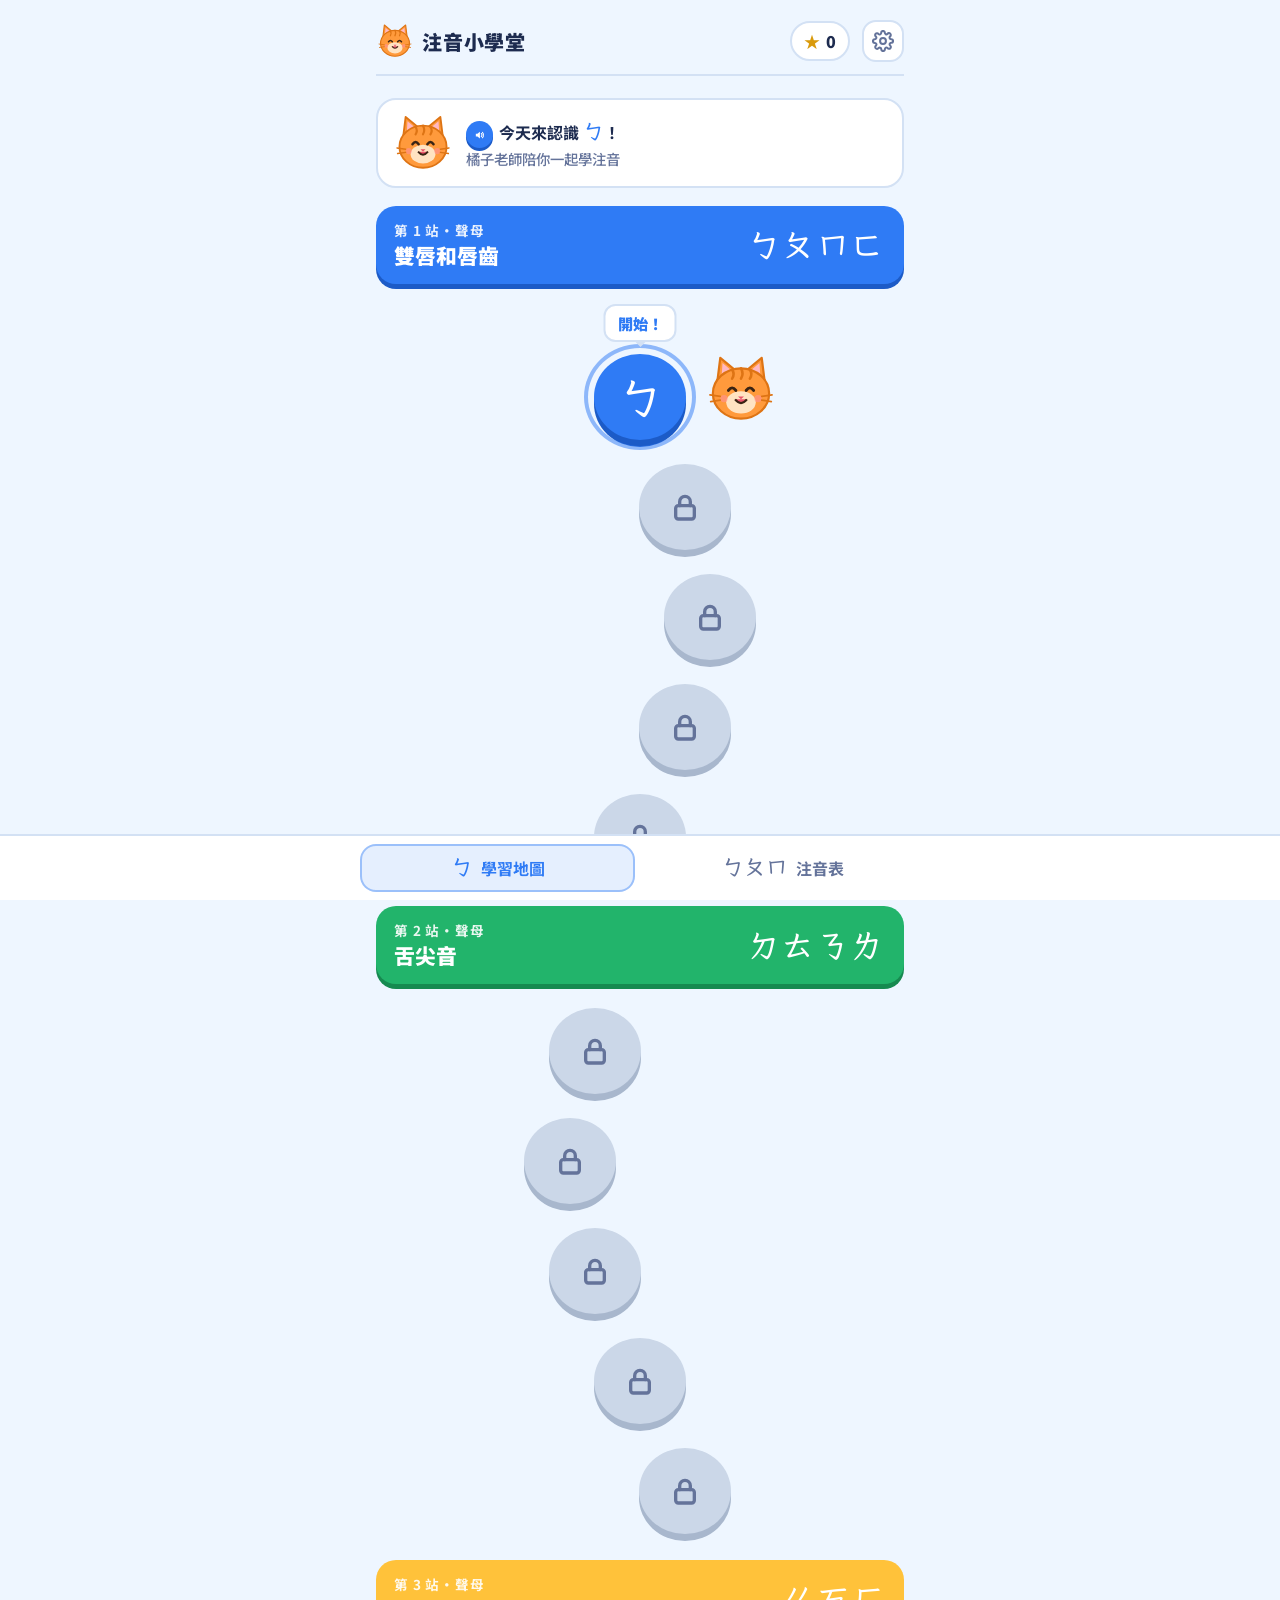
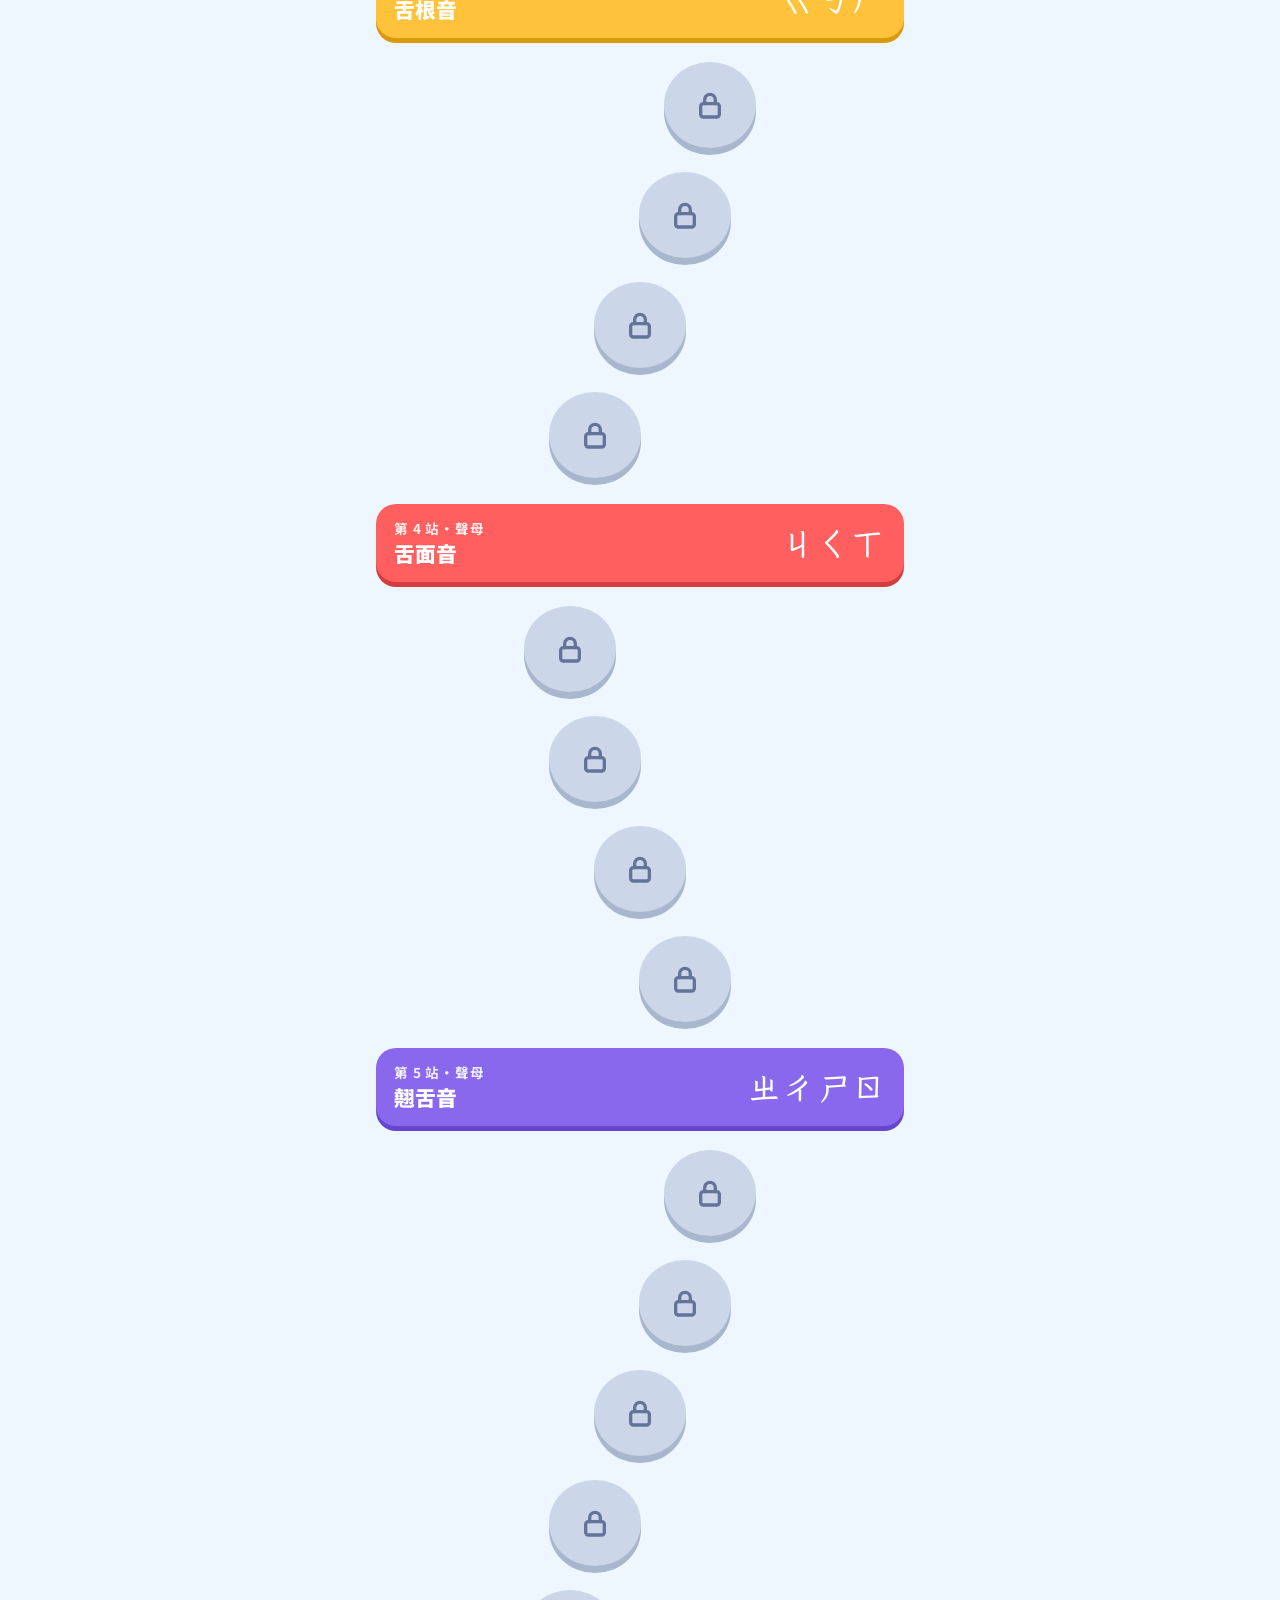
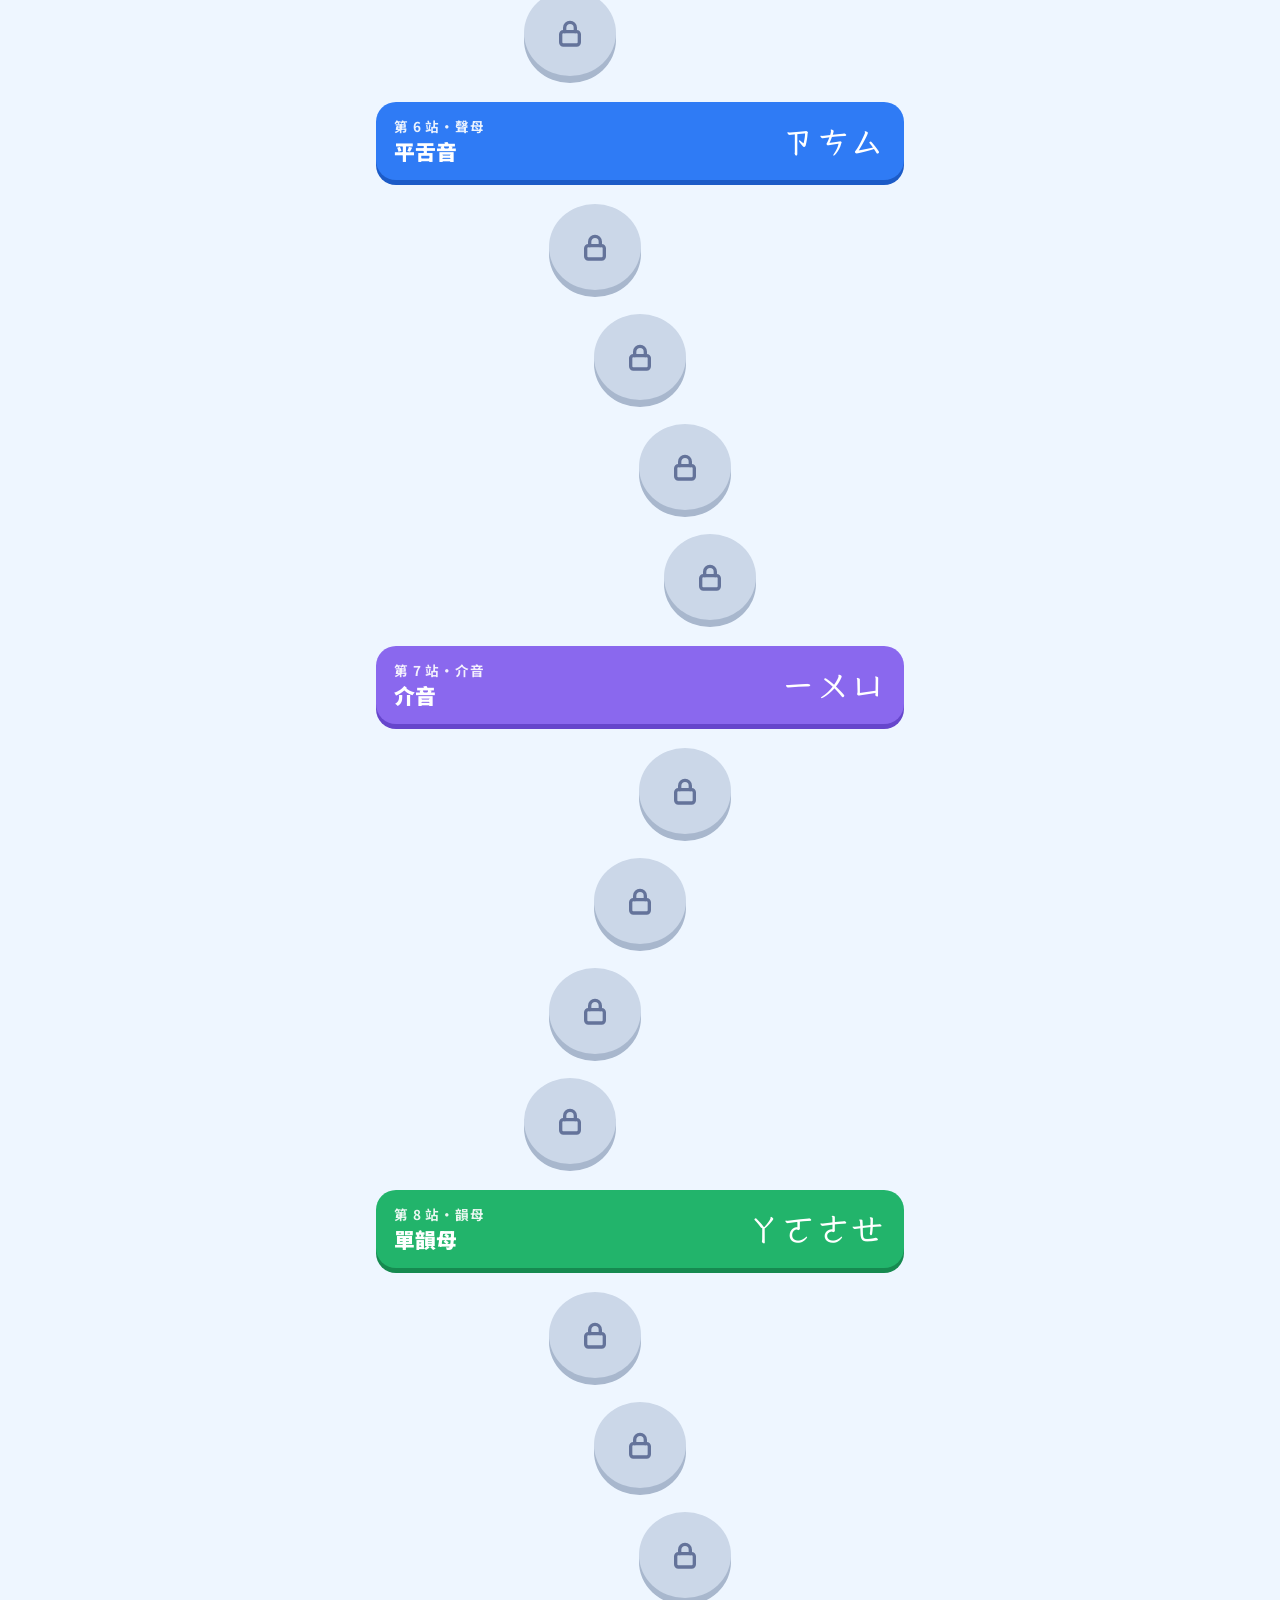
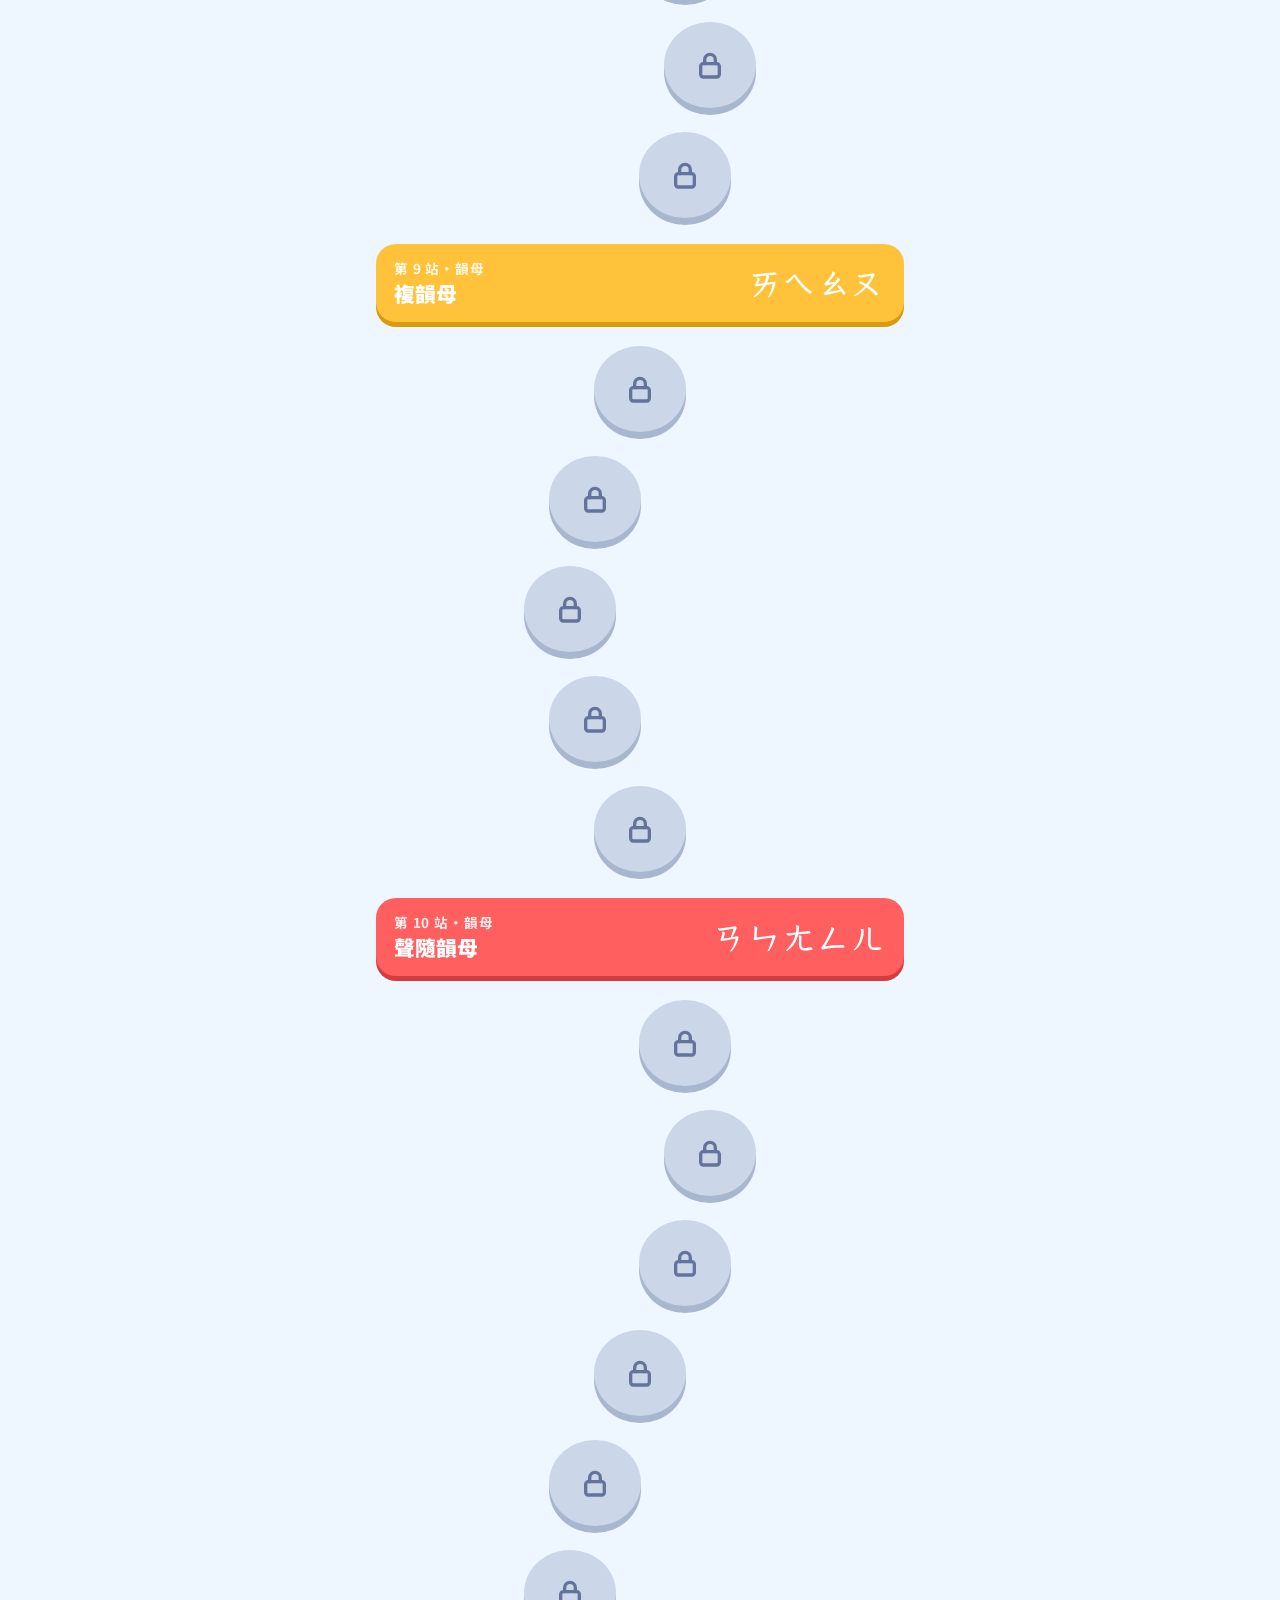
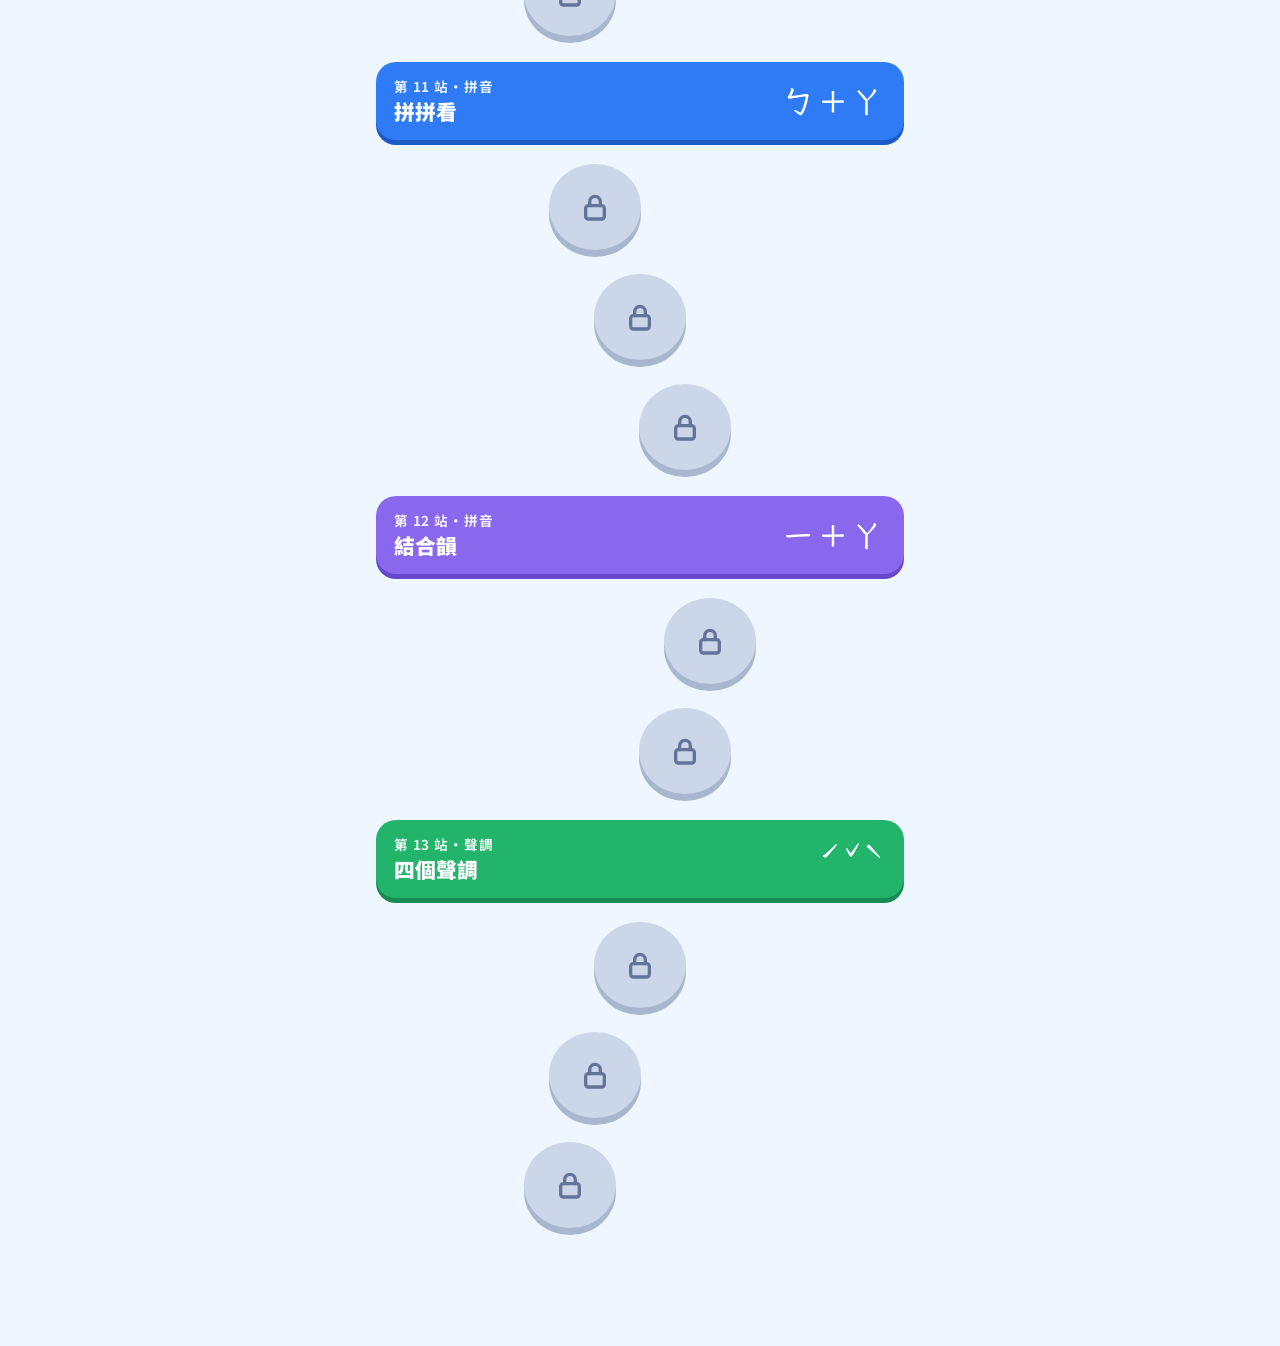
<file: index.html>
<!doctype html>
<html lang="zh-Hant-TW">
<meta charset="utf-8">
<meta name="viewport" content="width=device-width,initial-scale=1,viewport-fit=cover">
<title>注音小學堂</title>
<meta name="claude:viewport-fit-sides" content="cover">
<meta name="theme-color" content="#2F7BF5">
<meta name="apple-mobile-web-app-capable" content="yes">
<meta name="apple-mobile-web-app-title" content="注音小學堂">
<link rel="manifest" href="manifest.webmanifest">
<link rel="apple-touch-icon" href="icons/icon-180.png">
<link rel="preconnect" href="https://fonts.googleapis.com">
<link rel="preconnect" href="https://fonts.gstatic.com" crossorigin>
<link rel="stylesheet" href="https://fonts.googleapis.com/css2?family=LXGW+WenKai+TC:wght@400;700&family=Noto+Sans+TC:wght@500;700;900&display=swap">
<link rel="stylesheet" href="style.css">

<div class="shell" id="shell">
  <header class="top">
    <div class="brand"><svg viewBox="0 0 100 100" aria-hidden="true" class="cat-mini"></svg>注音小學堂</div>
    <div class="pill" title="得到的星星"><span class="st">★</span><span id="starCount">0</span></div>
    <button class="iconbtn" id="setBtn" aria-label="家長設定"><svg viewBox="0 0 24 24"><circle cx="12" cy="12" r="3.2"/><path d="M19.4 15a1.7 1.7 0 0 0 .3 1.8l.1.1a2 2 0 1 1-2.8 2.8l-.1-.1a1.7 1.7 0 0 0-1.8-.3 1.7 1.7 0 0 0-1 1.5V21a2 2 0 1 1-4 0v-.1a1.7 1.7 0 0 0-1.1-1.5 1.7 1.7 0 0 0-1.8.3l-.1.1a2 2 0 1 1-2.8-2.8l.1-.1a1.7 1.7 0 0 0 .3-1.8 1.7 1.7 0 0 0-1.5-1H3a2 2 0 1 1 0-4h.1a1.7 1.7 0 0 0 1.5-1.1 1.7 1.7 0 0 0-.3-1.8l-.1-.1a2 2 0 1 1 2.8-2.8l.1.1a1.7 1.7 0 0 0 1.8.3H9a1.7 1.7 0 0 0 1-1.5V3a2 2 0 1 1 4 0v.1a1.7 1.7 0 0 0 1 1.5 1.7 1.7 0 0 0 1.8-.3l.1-.1a2 2 0 1 1 2.8 2.8l-.1.1a1.7 1.7 0 0 0-.3 1.8V9a1.7 1.7 0 0 0 1.5 1H21a2 2 0 1 1 0 4h-.1a1.7 1.7 0 0 0-1.5 1z"/></svg></button>
  </header>
  <main id="main" role="tabpanel" aria-labelledby="tabPath" tabindex="0"></main>
</div>
<nav class="tabs"><div class="in" role="tablist" aria-label="學習內容">
  <button class="tab" role="tab" id="tabPath" aria-controls="main" aria-selected="true" tabindex="0"><span class="g" aria-hidden="true">ㄅ</span>學習地圖</button>
  <button class="tab" role="tab" id="tabChart" aria-controls="main" aria-selected="false" tabindex="-1"><span class="g" aria-hidden="true">ㄅㄆㄇ</span>注音表</button>
</div></nav>
<canvas id="confetti" hidden></canvas>

<script src="data.js"></script>
<script src="art.js"></script>
<script src="clips.js"></script>
<script src="app.js"></script>
</file>
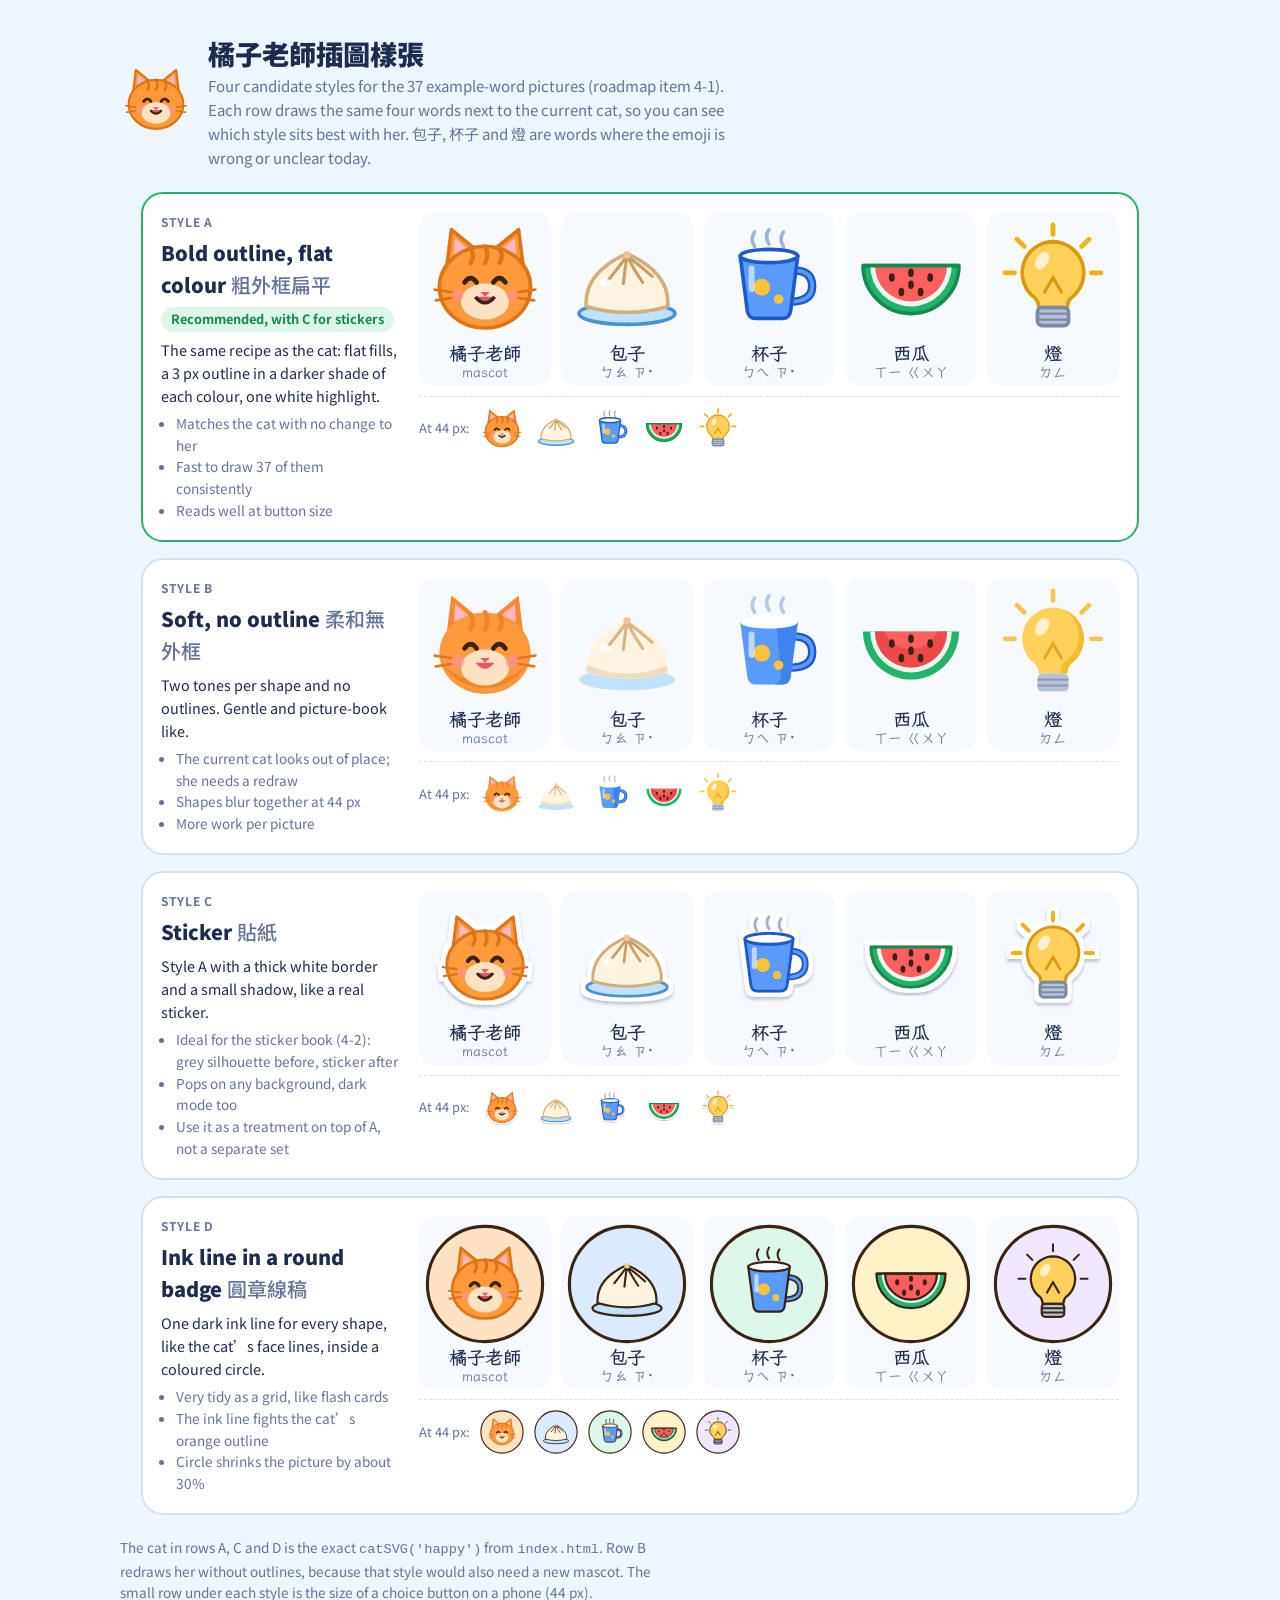
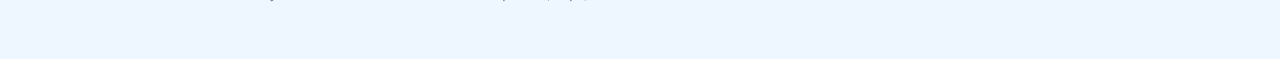
<file: samples/art-styles.html>
<!doctype html>
<html lang="zh-Hant-TW">
<meta charset="utf-8">
<meta name="viewport" content="width=device-width,initial-scale=1">
<title>橘子老師插圖樣張</title>
<meta name="claude:viewport-fit-sides" content="cover">
<link rel="stylesheet" href="https://fonts.googleapis.com/css2?family=LXGW+WenKai+TC:wght@400;700&family=Noto+Sans+TC:wght@400;500;700;900&display=swap">
<style>
/* Layout: one column of style "rows"; each row = label block + a strip of cat and four word pictures, then a small-size test. Tokens copied from index.html of the game. */
:root{
  --bg:#EEF6FF; --surface:#FFFFFF; --ink:#1D2B4F; --muted:#64739A; --line:#D3E1F4;
  --sky:#2F7BF5; --leaf:#22B46B; --sun:#FFC23A; --coral:#FF5F5F; --grape:#8A68EE;
  --cat:#FF9A3C; --cat-d:#DE7414; --cat-belly:#FFE3C2;
  --tile:#F6FAFF; --pick-bg:#DDF7E8; --pick-ink:#168A50;
  --f-ui:"Noto Sans TC","PingFang TC","Microsoft JhengHei",system-ui,sans-serif;
  --f-zy:"LXGW WenKai TC","BiauKai","Kaiti TC","STKaiti",serif;
}
@media (prefers-color-scheme: dark){:root:not([data-theme="light"]){
  --bg:#0E1830; --surface:#18264A; --ink:#EAF1FF; --muted:#9DADCF; --line:#2B3C68;
  --tile:#22345F; --pick-bg:#163D2C; --pick-ink:#7BE2AA; color-scheme:dark}}
:root[data-theme="dark"]{
  --bg:#0E1830; --surface:#18264A; --ink:#EAF1FF; --muted:#9DADCF; --line:#2B3C68;
  --tile:#22345F; --pick-bg:#163D2C; --pick-ink:#7BE2AA; color-scheme:dark}
*{box-sizing:border-box}
body{background:var(--bg);color:var(--ink);font-family:var(--f-ui);font-size:15px;line-height:1.6;
  padding-left:max(16px,env(safe-area-inset-left,0px));padding-right:max(16px,env(safe-area-inset-right,0px));padding-block:28px 48px}
.wrap{max-width:1040px;margin:0 auto;display:flex;flex-direction:column;gap:22px}
header{display:flex;gap:16px;align-items:center}
header svg{width:72px;height:72px;flex:none}
h1{font-size:1.7rem;font-weight:900;margin:0;text-wrap:balance;line-height:1.25}
.lede{margin:4px 0 0;color:var(--muted);max-width:68ch}
.row{background:var(--surface);border:2px solid var(--line);border-radius:22px;padding:18px;display:grid;grid-template-columns:240px 1fr;gap:18px}
.row.pick{border-color:var(--leaf)}
.meta{min-width:0;display:flex;flex-direction:column;gap:6px}
.tag{font-size:.75rem;font-weight:700;letter-spacing:.06em;text-transform:uppercase;color:var(--muted)}
.meta h2{margin:0;font-size:1.25rem;font-weight:900}
.meta p{margin:0;font-size:.9rem}
.meta ul{margin:0;padding-left:1.1em;font-size:.85rem;color:var(--muted)}
.badge{align-self:flex-start;background:var(--pick-bg);color:var(--pick-ink);font-weight:700;font-size:.8rem;padding:2px 10px;border-radius:99px}
.strip{min-width:0;display:grid;grid-template-columns:repeat(5,1fr);gap:10px;align-content:start}
.cell{background:var(--tile);border-radius:16px;padding:8px 6px 6px;display:flex;flex-direction:column;align-items:center;gap:2px}
.cell svg{width:100%;max-width:120px;aspect-ratio:1;height:auto}
.cell b{font-family:var(--f-zy);font-size:1.15rem;font-weight:700;line-height:1.2}
.cell small{font-family:var(--f-zy);color:var(--muted);font-size:.85rem;line-height:1}
.mini{grid-column:1/-1;display:flex;align-items:center;gap:10px;flex-wrap:wrap;font-size:.8rem;color:var(--muted);border-top:1px dashed var(--line);padding-top:10px}
.mini svg{width:44px;height:44px}
footer{color:var(--muted);font-size:.85rem;max-width:70ch}
@media (max-width:760px){.row{grid-template-columns:1fr}.strip{grid-template-columns:repeat(3,1fr)}}
</style>

<div class="wrap">
  <header>
    <span id="heroCat"></span>
    <div>
      <h1>橘子老師插圖樣張</h1>
      <p class="lede">Four candidate styles for the 37 example-word pictures (roadmap item 4-1). Each row draws the same four words next to the current cat, so you can see which style sits best with her. 包子, 杯子 and 燈 are words where the emoji is wrong or unclear today.</p>
    </div>
  </header>
  <div id="rows" class="wrap" style="gap:16px"></div>
  <footer>The cat in rows A, C and D is the exact <code>catSVG('happy')</code> from <code>index.html</code>. Row B redraws her without outlines, because that style would also need a new mascot. The small row under each style is the size of a choice button on a phone (44&nbsp;px).</footer>
</div>

<script>
/* ---------- the current mascot, copied from index.html ---------- */
function catSVG(extra=''){return `<svg viewBox="0 0 100 100" aria-hidden="true">${extra}
 <path d="M18 40L22 8L44 26Z" fill="var(--cat)" stroke="var(--cat-d)" stroke-width="3" stroke-linejoin="round"/>
 <path d="M82 40L78 8L56 26Z" fill="var(--cat)" stroke="var(--cat-d)" stroke-width="3" stroke-linejoin="round"/>
 <path d="M24 30L25 15L37 25Z" fill="#FFB8C2"/><path d="M76 30L75 15L63 25Z" fill="#FFB8C2"/>
 <ellipse cx="50" cy="56" rx="38" ry="34" fill="var(--cat)" stroke="var(--cat-d)" stroke-width="3"/>
 <path d="M38 24q4 6 0 12M50 22q4 7 0 14M62 24q4 6 0 12" stroke="var(--cat-d)" stroke-width="3.5" fill="none" stroke-linecap="round"/>
 <ellipse cx="50" cy="68" rx="20" ry="15" fill="var(--cat-belly)"/>
 <path d="M33 52q5-7 10 0M57 52q5-7 10 0" stroke="#3A2414" stroke-width="4" fill="none" stroke-linecap="round"/>
 <path d="M46 60h8l-4 4z" fill="#E9546B"/><path d="M42 64q8 10 16 0" fill="#E9546B" stroke="#3A2414" stroke-width="3" stroke-linejoin="round"/>
 <circle cx="27" cy="63" r="5" fill="#FF8FA0" opacity=".55"/><circle cx="73" cy="63" r="5" fill="#FF8FA0" opacity=".55"/>
 <path d="M8 58l14 2M9 67l13-2M92 58l-14 2M91 67l-13-2" stroke="var(--cat-d)" stroke-width="2.2" stroke-linecap="round"/></svg>`}

/* soft cat for style B: same shapes, no outline, two-tone shading */
function softCat(){return `<svg viewBox="0 0 100 100" aria-hidden="true">
 <path d="M18 40L22 8L44 26Z" fill="#F98A2B"/><path d="M82 40L78 8L56 26Z" fill="#F98A2B"/>
 <path d="M24 30L25 15L37 25Z" fill="#FFB8C2"/><path d="M76 30L75 15L63 25Z" fill="#FFB8C2"/>
 <ellipse cx="50" cy="56" rx="38" ry="34" fill="#FF9A3C"/>
 <path d="M14 62a38 34 0 0 0 72 0a38 26 0 0 1-72 0z" fill="#F0842A"/>
 <path d="M38 24q4 6 0 12M50 22q4 7 0 14M62 24q4 6 0 12" stroke="#F0842A" stroke-width="4" fill="none" stroke-linecap="round"/>
 <ellipse cx="50" cy="68" rx="20" ry="15" fill="#FFE3C2"/>
 <path d="M33 52q5-7 10 0M57 52q5-7 10 0" stroke="#3A2414" stroke-width="4" fill="none" stroke-linecap="round"/>
 <path d="M46 60h8l-4 4z" fill="#E9546B"/><path d="M42 64q8 10 16 0z" fill="#E9546B"/>
 <circle cx="27" cy="63" r="6" fill="#FF8FA0" opacity=".6"/><circle cx="73" cy="63" r="6" fill="#FF8FA0" opacity=".6"/>
 <path d="M8 58l14 2M9 67l13-2M92 58l-14 2M91 67l-13-2" stroke="#E07A22" stroke-width="2.2" stroke-linecap="round"/></svg>`}

/* ---------- word pictures, drawn once and styled per row ----------
   o(c)  = outline attrs for a filled shape whose dark tone is c
   l(c,w)= detail line attrs
   sh(s) = extra shading shape, only drawn in the soft style */
const STY={
  A:{o:c=>`stroke="${c}" stroke-width="3" stroke-linejoin="round"`, l:(c,w=3)=>`stroke="${c}" stroke-width="${w}" fill="none" stroke-linecap="round"`, sh:()=>''},
  B:{o:()=>`stroke="none"`, l:(c,w=3)=>`stroke="${c}" stroke-width="${w}" fill="none" stroke-linecap="round" opacity=".7"`, sh:s=>s},
  D:{o:()=>`stroke="#3A2414" stroke-width="2.6" stroke-linejoin="round"`, l:(c,w=3)=>`stroke="#3A2414" stroke-width="2.4" fill="none" stroke-linecap="round"`, sh:()=>''},
};
STY.C=STY.A;
const ITEMS=[
 {w:'包子',z:'ㄅㄠ ㄗ˙',draw:s=>`
  <ellipse cx="50" cy="78" rx="40" ry="9" fill="#BFE3FF" ${s.o('#4B8FD6')}/>
  <path d="M16 72Q14 44 50 28Q86 44 84 72Q50 82 16 72Z" fill="#FFF4E0" ${s.o('#D2AE7C')}/>
  ${s.sh('<path d="M17 66Q50 80 83 66Q84 70 84 72Q50 82 16 72Q16 69 17 66Z" fill="#F1DDBD"/>')}
  <path d="M50 30q-9 12-17 22M50 30q-2 13-3 23M50 30q6 12 13 22M50 30q11 8 21 17" ${s.l('#C99D63',2.6)}/>
  <circle cx="50" cy="29" r="3.2" fill="#E9C99A"/>
  <ellipse cx="32" cy="52" rx="5" ry="3" fill="#fff" opacity=".85"/>`},
 {w:'杯子',z:'ㄅㄟ ㄗ˙',draw:s=>`
  <path d="M38 22q-4-6 0-12M50 20q-4-6 0-12M62 22q-4-6 0-12" ${s.l('#9DB5D6',3)}/>
  <path d="M70 42q16 0 16 13q0 13-18 13" fill="none" stroke-width="7" stroke-linecap="round" stroke="${s===STY.D?'#3A2414':'#1C5BC7'}"/>
  <path d="M70 42q16 0 16 13q0 13-18 13" fill="none" stroke-width="3" stroke-linecap="round" stroke="#5A9BFF"/>
  <path d="M26 30h48l-6 46q-1 6-7 6H39q-6 0-7-6Z" fill="#5A9BFF" ${s.o('#1C5BC7')}/>
  ${s.sh('<path d="M56 30h18l-6 46q-1 6-7 6h-6q5-2 5-8Z" fill="#3F84EE"/>')}
  <ellipse cx="50" cy="30" rx="24" ry="5.5" fill="#FFFFFF" ${s.o('#1C5BC7')}/>
  <circle cx="44" cy="56" r="7" fill="#FFC23A"/><circle cx="58" cy="66" r="4" fill="#FFC23A"/>
  <rect x="33" y="38" width="5" height="22" rx="2.5" fill="#fff" opacity=".6"/>`},
 {w:'西瓜',z:'ㄒㄧ ㄍㄨㄚ',draw:s=>`
  <path d="M10 38A40 40 0 0 0 90 38Z" fill="#22B46B" ${s.o('#168A50')}/>
  <path d="M16 38A34 34 0 0 0 84 38Z" fill="#E9F9EE"/>
  <path d="M20 38A30 30 0 0 0 80 38Z" fill="#FF5F5F" ${s===STY.D?s.o():''}/>
  ${s.sh('<path d="M20 38A30 30 0 0 0 80 38h-8A24 24 0 0 1 28 38Z" fill="#EC4A4A"/>')}
  ${[[34,48],[50,54],[66,48],[42,60],[58,60],[50,44]].map(([x,y])=>`<ellipse cx="${x}" cy="${y}" rx="2.4" ry="3.6" fill="#3A2414"/>`).join('')}
  <path d="M10 38h80" ${s===STY.B?'stroke="none"':s.o('#168A50')}/>`},
 {w:'燈',z:'ㄉㄥ',draw:s=>`
  <path d="M50 4v8M20 16l6 6M80 16l-6 6M10 44h8M90 44h-8" ${s.l('#F2B20F',4)}/>
  <path d="M50 18a26 26 0 0 0-15 47q3 3 3 8h24q0-5 3-8a26 26 0 0 0-15-47Z" fill="#FFD15A" ${s.o('#D99A0B')}/>
  ${s.sh('<path d="M60 20a26 26 0 0 1 5 45q-3 3-3 8h-6q0-6 4-10a26 26 0 0 0 0-43Z" fill="#F5BC2C"/>')}
  <path d="M43 60l7-12l7 12" ${s.l('#D99A0B',2.6)}/>
  <rect x="37" y="73" width="26" height="15" rx="4" fill="#B7C3D6" ${s.o('#7A8AA6')}/>
  <path d="M38 78h24M38 83h24" ${s.l('#7A8AA6',2)}/>
  <ellipse cx="41" cy="34" rx="5" ry="8" fill="#fff" opacity=".7" transform="rotate(30 41 34)"/>`},
];
const svgWrap=(inner,defs='',g='')=>`<svg viewBox="0 0 100 100" aria-hidden="true">${defs}<g ${g}>${inner}</g></svg>`;
let fid=0;
function sticker(inner){const id='st'+(fid++);return svgWrap(inner,
 `<defs><filter id="${id}" x="-20%" y="-20%" width="140%" height="140%"><feMorphology in="SourceAlpha" operator="dilate" radius="4" result="d"/><feFlood flood-color="#fff"/><feComposite in2="d" operator="in" result="w"/><feDropShadow in="w" dx="0" dy="2.5" stdDeviation="1.6" flood-color="#1D2B4F" flood-opacity=".28" result="ws"/><feMerge><feMergeNode in="ws"/><feMergeNode in="SourceGraphic"/></feMerge></filter></defs>`,
 `filter="url(#${id})" transform="translate(8 8) scale(.84)"`)}
function badge(inner,c){return svgWrap(`<circle cx="50" cy="50" r="48" fill="${c}"/><circle cx="50" cy="50" r="48" fill="none" stroke="#3A2414" stroke-width="2.6"/><g transform="translate(14 14) scale(.72)">${inner}</g>`)}
const BADGE=['#FFE3C2','#DCEBFF','#DDF7E8','#FFF2C7','#EFE8FF'];
const catInner=()=>catSVG().replace(/^<svg[^>]*>/,'').replace(/<\/svg>$/,'');
function render(key,i){ // i = -1 for cat
  const s=STY[key];
  if(i<0){
    if(key==='B')return softCat();
    if(key==='C')return sticker(catInner());
    if(key==='D')return badge(catInner(),BADGE[0]);
    return catSVG();
  }
  const inner=ITEMS[i].draw(s);
  if(key==='C')return sticker(inner);
  if(key==='D')return badge(inner,BADGE[i+1]);
  return svgWrap(inner);
}
const ROWS=[
 {k:'A',pick:true,name:'Bold outline, flat colour',zh:'粗外框扁平',
  p:'The same recipe as the cat: flat fills, a 3 px outline in a darker shade of each colour, one white highlight.',
  pros:['Matches the cat with no change to her','Fast to draw 37 of them consistently','Reads well at button size']},
 {k:'B',name:'Soft, no outline',zh:'柔和無外框',
  p:'Two tones per shape and no outlines. Gentle and picture-book like.',
  pros:['The current cat looks out of place; she needs a redraw','Shapes blur together at 44 px','More work per picture']},
 {k:'C',name:'Sticker',zh:'貼紙',
  p:'Style A with a thick white border and a small shadow, like a real sticker.',
  pros:['Ideal for the sticker book (4-2): grey silhouette before, sticker after','Pops on any background, dark mode too','Use it as a treatment on top of A, not a separate set']},
 {k:'D',name:'Ink line in a round badge',zh:'圓章線稿',
  p:'One dark ink line for every shape, like the cat’s face lines, inside a coloured circle.',
  pros:['Very tidy as a grid, like flash cards','The ink line fights the cat’s orange outline','Circle shrinks the picture by about 30%']},
];
document.getElementById('heroCat').innerHTML=catSVG();
document.getElementById('rows').innerHTML=ROWS.map(r=>`
 <section class="row${r.pick?' pick':''}" aria-label="Style ${r.k}">
  <div class="meta">
   <span class="tag">Style ${r.k}</span>
   <h2>${r.name} <span style="font-weight:500;color:var(--muted)">${r.zh}</span></h2>
   ${r.pick?'<span class="badge">Recommended, with C for stickers</span>':''}
   <p>${r.p}</p>
   <ul>${r.pros.map(x=>`<li>${x}</li>`).join('')}</ul>
  </div>
  <div class="strip">
   <div class="cell">${render(r.k,-1)}<b>橘子老師</b><small>mascot</small></div>
   ${ITEMS.map((it,i)=>`<div class="cell">${render(r.k,i)}<b>${it.w}</b><small>${it.z}</small></div>`).join('')}
   <div class="mini">At 44 px: ${[-1,0,1,2,3].map(i=>render(r.k,i)).join('')}</div>
  </div>
 </section>`).join('');
</script>
</file>
<file: style.css>
/* Layout: one centered phone-width column. Path map + symbol chart as tabs; lessons open as a full-screen layer. */
:root{
  --bg:#EEF6FF; --surface:#FFFFFF; --ink:#1D2B4F; --muted:#64739A; --line:#D3E1F4;
  --sky:#2F7BF5; --sky-d:#1C5BC7; --leaf:#22B46B; --leaf-d:#168A50;
  --sun:#FFC23A; --sun-d:#D99A0B; --coral:#FF5F5F; --coral-d:#D43D3D;
  --grape:#8A68EE; --grape-d:#6646CC; --lock:#CBD7E8; --lock-d:#A8B7CD;
  --guide:#B9D2F2; --ink-stroke:#1D2B4F; --cat:#FF9A3C; --cat-d:#DE7414; --cat-belly:#FFE3C2;
  --ok-bg:#DDF7E8; --no-bg:#FFE3E3; --on-color:#FFFFFF;
  --f-ui:"Noto Sans TC","PingFang TC","Microsoft JhengHei",system-ui,sans-serif;
  --f-zy:"LXGW WenKai TC","BiauKai","DFKai-SB","Kaiti TC","STKaiti",serif;
}
@media (prefers-color-scheme: dark){:root:not([data-theme="light"]){
  --bg:#0E1830; --surface:#18264A; --ink:#EAF1FF; --muted:#9DADCF; --line:#2B3C68;
  --sky:#5A9BFF; --sky-d:#336FD0; --leaf:#38CC82; --leaf-d:#1F9659; --sun:#FFD15A; --sun-d:#C9970F;
  --coral:#FF7676; --coral-d:#C94646; --grape:#A287FF; --grape-d:#7558D8; --lock:#34456F; --lock-d:#243358;
  --guide:#3E5A94; --ink-stroke:#FFE7A8; --cat-belly:#FFE3C2; --ok-bg:#163D2C; --no-bg:#4A1F27; color-scheme:dark}}
:root[data-theme="dark"]{
  --bg:#0E1830; --surface:#18264A; --ink:#EAF1FF; --muted:#9DADCF; --line:#2B3C68;
  --sky:#5A9BFF; --sky-d:#336FD0; --leaf:#38CC82; --leaf-d:#1F9659; --sun:#FFD15A; --sun-d:#C9970F;
  --coral:#FF7676; --coral-d:#C94646; --grape:#A287FF; --grape-d:#7558D8; --lock:#34456F; --lock-d:#243358;
  --guide:#3E5A94; --ink-stroke:#FFE7A8; --cat-belly:#FFE3C2; --ok-bg:#163D2C; --no-bg:#4A1F27; color-scheme:dark}

*,*::before,*::after{box-sizing:border-box}
html,body{height:100%}
body{background:var(--bg);color:var(--ink);font-family:var(--f-ui);font-size:16px;-webkit-tap-highlight-color:transparent;overscroll-behavior:none}
button{font:inherit;color:inherit;cursor:pointer;border:0;background:none}
button:focus-visible{outline:3px solid var(--sky);outline-offset:3px}
.zy{font-family:var(--f-zy)}

/* ---------- shell ---------- */
.shell{max-width:560px;margin:0 auto;min-height:100%;display:flex;flex-direction:column;
  padding-left:max(16px,env(safe-area-inset-left,0px));padding-right:max(16px,env(safe-area-inset-right,0px))}
.top{position:sticky;top:env(safe-area-inset-top,0px);z-index:5;background:var(--bg);display:flex;align-items:center;gap:12px;padding-block:12px;border-bottom:2px solid var(--line)}
body::before{content:"";position:fixed;inset:0 0 auto;height:env(safe-area-inset-top,0px);z-index:10;background:var(--bg)}
.brand{display:flex;align-items:center;gap:8px;font-weight:900;font-size:1.25rem;letter-spacing:.04em;margin-right:auto}
.brand svg{width:38px;height:38px}
.pill{display:flex;align-items:center;gap:6px;font-weight:900;padding:6px 12px;border-radius:999px;background:var(--surface);border:2px solid var(--line);font-variant-numeric:tabular-nums}
.pill .st{color:var(--sun-d)}
.iconbtn{width:42px;height:42px;border-radius:14px;display:grid;place-items:center;background:var(--surface);border:2px solid var(--line)}
.iconbtn svg{width:22px;height:22px;stroke:var(--muted);fill:none;stroke-width:2.2;stroke-linecap:round;stroke-linejoin:round}
main{flex:1;padding-block:8px 110px}
.tabs{position:fixed;left:0;right:0;bottom:0;z-index:6;background:var(--surface);border-top:2px solid var(--line);
  padding-bottom:env(safe-area-inset-bottom,0px);padding-left:max(16px,env(safe-area-inset-left,0px));padding-right:max(16px,env(safe-area-inset-right,0px))}
.tabs .in{max-width:560px;margin:0 auto;display:flex;gap:10px;padding-block:8px}
.tab{flex:1;display:flex;align-items:center;justify-content:center;gap:8px;padding:10px;border-radius:16px;font-weight:700;color:var(--muted);border:2px solid transparent}
.tab[aria-selected="true"]{color:var(--sky);background:color-mix(in srgb,var(--sky) 12%,transparent);border-color:color-mix(in srgb,var(--sky) 40%,transparent)}
.tab .g{font-family:var(--f-zy);font-size:1.35rem;line-height:1}

/* ---------- path ---------- */
.unit{margin-top:18px}
.unit-head{border-radius:20px;padding:14px 18px;color:var(--on-color);background:var(--c);box-shadow:0 5px 0 var(--cd);display:flex;align-items:center;gap:12px}
.unit-head .t{min-width:0}
.unit-head small{display:block;font-weight:700;opacity:.9;font-size:.85rem;letter-spacing:.06em}
.unit-head b{display:block;font-size:1.3rem;font-weight:900}
.unit-head .big{margin-left:auto;font-family:var(--f-zy);font-size:2rem;letter-spacing:.08em;white-space:nowrap;font-weight:700}
.nodes{display:flex;flex-direction:column;align-items:center;gap:24px;padding-block:24px 8px;position:relative}
.node-wrap{position:relative;transform:translateX(calc(var(--x) * 1px));display:flex;align-items:center}
.node{width:92px;height:86px;border-radius:50%;background:var(--c);box-shadow:0 7px 0 var(--cd);color:var(--on-color);display:grid;place-items:center;
  font-family:var(--f-zy);font-size:2.7rem;font-weight:700;position:relative;transition:transform .1s}
.node:active{transform:translateY(5px);box-shadow:0 2px 0 var(--cd)}
.node.lock{background:var(--lock);box-shadow:0 7px 0 var(--lock-d);color:var(--muted);cursor:not-allowed}
.node.review{font-family:var(--f-ui);font-size:1.5rem}
.node svg{width:32px;height:32px}
.node.cur::after{content:"";position:absolute;inset:-10px;border-radius:50%;border:4px solid var(--c);opacity:.5;animation:ring 1.6s ease-out infinite}
@keyframes ring{from{transform:scale(.9);opacity:.7}to{transform:scale(1.25);opacity:0}}
.stars{position:absolute;bottom:-26px;left:50%;transform:translateX(-50%);display:flex;gap:1px;font-size:.85rem;white-space:nowrap}
.stars i{font-style:normal;color:var(--lock-d)}
.stars i.on{color:var(--sun-d)}
.node-wrap.has-tip{margin-top:46px}
.start-tip{position:absolute;bottom:calc(100% + 12px);left:50%;transform:translateX(-50%);background:var(--surface);border:2px solid var(--line);color:var(--c);
  font-weight:900;padding:6px 12px;border-radius:12px;white-space:nowrap;animation:bob 1.2s ease-in-out infinite;font-size:.95rem}
.start-tip::after{content:"";position:absolute;top:100%;left:50%;margin-left:-7px;border:7px solid transparent;border-top-color:var(--line)}
@keyframes bob{50%{transform:translate(-50%,-5px)}}
.side-cat{position:absolute;width:74px;height:74px;top:-2px}
.side-cat.r{left:calc(100% + 18px)} .side-cat.l{right:calc(100% + 18px)}
.daily{display:flex;gap:12px;align-items:center;justify-content:space-between;background:var(--surface);border:2px solid var(--sun);border-radius:20px;padding:12px 14px;margin-top:10px}
.daily.done{border-color:var(--line)}
.daily .dt{min-width:0}.daily b{font-size:.85rem;letter-spacing:.06em;color:var(--sun-d)}
.daily p{margin:2px 0 0;font-weight:700;line-height:1.5}
.daily .btn{flex:none;min-width:0;padding:10px 16px}
.hello{display:flex;gap:12px;align-items:center;background:var(--surface);border:2px solid var(--line);border-radius:20px;padding:12px 14px;margin-top:14px}
.hello svg{width:62px;height:62px;flex:none}
.hello p{margin:0;font-weight:700;line-height:1.5}
.hello p .sub{color:var(--muted);font-weight:500;font-size:.9rem;display:block}

/* ---------- chart ---------- */
.chart h2{font-size:1.05rem;margin:22px 0 10px;display:flex;align-items:baseline;gap:8px}
.chart h2 small{color:var(--muted);font-weight:500;font-size:.85rem}
.grid{display:grid;grid-template-columns:repeat(auto-fill,minmax(76px,1fr));gap:10px}
.tile{background:var(--surface);border:2px solid var(--line);border-bottom-width:5px;border-radius:18px;padding:8px 4px 6px;display:flex;flex-direction:column;align-items:center;gap:2px}
.tile:active{transform:translateY(3px);border-bottom-width:2px;margin-top:3px}
.tile .s{font-family:var(--f-zy);font-size:2.4rem;line-height:1.1;font-weight:700}
.tile .e{font-size:1.8rem;line-height:1}
/* 4-2 sticker book: a picture is a grey silhouette until the symbol is learned, then a sticker with a white edge. */
:root{--sil:brightness(0) opacity(.14)}
@media (prefers-color-scheme: dark){:root:not([data-theme="light"]){--sil:brightness(0) invert(1) opacity(.2)}}
:root[data-theme="dark"]{--sil:brightness(0) invert(1) opacity(.2)}
.tile .e svg{filter:var(--sil)}
.tile.done .e svg,.shelf .stk svg{filter:drop-shadow(1.5px 0 0 #fff) drop-shadow(-1.5px 0 0 #fff) drop-shadow(0 1.5px 0 #fff) drop-shadow(0 -1.5px 0 #fff) drop-shadow(0 2px 2px rgba(20,40,90,.28))}
.tile.done{border-color:color-mix(in srgb,var(--leaf) 55%,var(--line))}
.tile.done .s{color:var(--leaf-d)}
.note{color:var(--muted);font-size:.85rem;line-height:1.6;margin-top:18px}

/* ---------- overlays ---------- */
.layer{position:fixed;inset:0;z-index:20;background:var(--bg);display:flex;flex-direction:column;
  padding-top:env(safe-area-inset-top,0px);padding-bottom:env(safe-area-inset-bottom,0px)}
.lesson-content{flex:1;display:flex;flex-direction:column;min-height:0}
.layer .col{width:100%;max-width:560px;margin:0 auto;flex:1;display:flex;flex-direction:column;min-height:0;
  padding-left:max(16px,env(safe-area-inset-left,0px));padding-right:max(16px,env(safe-area-inset-right,0px))}
.lbar{display:flex;align-items:center;gap:14px;padding-block:14px}
.prog{flex:1;height:18px;border-radius:999px;background:var(--line);overflow:hidden}
.prog i{display:block;height:100%;width:0;background:var(--leaf);border-radius:999px;transition:width .4s ease;box-shadow:inset 0 -5px 0 rgba(0,0,0,.08)}
.stage{flex:1;display:flex;flex-direction:column;align-items:center;justify-content:flex-start;gap:18px;padding-block:8px 18px;min-height:0;overflow-y:auto;text-align:center}
.prompt{font-size:1.25rem;font-weight:900;display:flex;flex-wrap:wrap;align-items:center;gap:6px 10px;text-wrap:balance;justify-content:center}
.prompt svg{width:52px;height:52px;flex:none}
.speak{width:110px;height:110px;border-radius:32px;background:var(--sky);box-shadow:0 7px 0 var(--sky-d);display:grid;place-items:center}
.speak svg{width:58px;height:58px;fill:var(--on-color)}
.speak.sm{width:64px;height:64px;border-radius:20px;box-shadow:0 5px 0 var(--sky-d)}
.speak.sm svg{width:34px;height:34px}
.speak:active{transform:translateY(5px);box-shadow:0 2px 0 var(--sky-d)}
.speak.playing{animation:pulse .5s ease-in-out 2}
@keyframes pulse{50%{transform:scale(1.07)}}

.bigcard{background:var(--surface);border:3px solid var(--line);border-bottom-width:8px;border-radius:32px;width:min(260px,72vw,24vh);aspect-ratio:1;display:grid;place-items:center;position:relative;max-width:100%}
.bigcard .s{font-family:var(--f-zy);font-size:min(170px,46vw,16vh);line-height:1;font-weight:700;color:var(--sky)}
.cardrow{display:flex;flex-direction:column;align-items:center;gap:14px}
#stage:focus{outline:none}
.example{display:flex;align-items:center;gap:14px;background:var(--surface);border:2px solid var(--line);border-radius:22px;padding:10px 18px}
.example .em{font-size:3rem;line-height:1}

/* word with vertical zhuyin (Taiwan textbook style) */
.wd{display:inline-flex;gap:6px;align-items:center}
.wz{display:inline-flex;align-items:center;gap:2px}
.wz .ch{font-family:var(--f-zy);font-size:2.6rem;line-height:1;font-weight:700}
.zc{display:inline-flex;align-items:center;position:relative;font-family:var(--f-zy);font-size:.95rem;line-height:1.05}
.zc .ls{display:flex;flex-direction:column;align-items:center}
.zc .tn{font-size:.9em;margin-left:1px}
.zc .dot{position:absolute;top:-.75em;left:0;right:0;text-align:center}
.zc .hl{color:var(--coral);font-weight:700}
.blank{display:inline-block;width:1.15em;height:1.15em;border:2px dashed var(--coral);border-radius:5px;margin:1px 0;font-size:.8em;line-height:1.05em;color:var(--coral);font-family:var(--f-ui);font-weight:900}

.opts{display:flex;gap:14px;flex-wrap:wrap;justify-content:center}
.opt{width:96px;height:104px;border-radius:24px;background:var(--surface);border:3px solid var(--line);border-bottom-width:7px;font-family:var(--f-zy);font-size:3.4rem;font-weight:700;line-height:1;display:grid;place-items:center;transition:transform .08s}
.opt:active{transform:translateY(3px)}
.opt.wide{width:auto;min-width:96px;padding:0 16px;font-size:2.4rem}
.opt.ok{background:var(--ok-bg);border-color:var(--leaf);color:var(--leaf-d)}
.opt.no{background:var(--no-bg);border-color:var(--coral);color:var(--coral-d);animation:shake .35s}
.opt.dim{opacity:.35}
.opt.glow,.bub.glow{box-shadow:0 0 0 5px color-mix(in srgb,var(--leaf) 45%,transparent);animation:glow 1.2s ease-in-out infinite}
@keyframes glow{50%{box-shadow:0 0 0 9px color-mix(in srgb,var(--leaf) 20%,transparent)}}
.ask{position:absolute;inset:0;z-index:5;background:rgba(10,20,40,.45);display:grid;place-items:center;padding:16px}
.ask .box{background:var(--surface);border-radius:28px;padding:22px 18px;display:flex;flex-direction:column;align-items:center;gap:14px;width:min(360px,100%)}
.ask .box>svg{width:84px;height:84px}
.ask p{margin:0;font-size:1.4rem;font-weight:900}
.ask .btn,.gate-o{display:inline-flex;align-items:center;justify-content:center;gap:8px}
.ask .btn svg{width:26px;height:26px;fill:none;stroke:currentColor;stroke-width:2.4;stroke-linecap:round;stroke-linejoin:round}
.ask .btn.go svg{fill:currentColor;stroke:none}
.gate-q{margin:0;font-size:1.8rem;font-weight:900;text-align:center;font-variant-numeric:tabular-nums}
.gate-o{min-width:84px;font-size:1.4rem}
.rec-list{list-style:none;margin:0;padding:0;display:flex;flex-direction:column;gap:6px}
.rec-list li{display:flex;justify-content:space-between;gap:12px;font-size:.92rem;padding:6px 2px;border-bottom:1px dashed var(--line)}
.rec-list b{color:var(--muted);font-variant-numeric:tabular-nums}
@keyframes shake{20%{transform:translateX(-8px)}40%{transform:translateX(8px)}60%{transform:translateX(-5px)}80%{transform:translateX(5px)}}
.opt.withpic{height:auto;min-height:104px;display:flex;flex-direction:column;align-items:center;justify-content:center;gap:2px;padding:6px 4px 8px}
.opt.withpic .zy1{font-size:2.6rem;line-height:1.05}
.opt.withpic .pic1{font-size:2.2rem;line-height:1}
.match{display:flex;gap:18px;justify-content:center;width:100%}
.mcol{display:flex;flex-direction:column;gap:12px}
.mc{width:104px;height:104px;border-radius:24px;background:var(--surface);border:3px solid var(--line);border-bottom-width:7px;display:grid;place-items:center}
.mc .zy1{font-family:var(--f-zy);font-size:3.2rem;font-weight:700;line-height:1}
.mc .pic1{font-size:3.4rem;line-height:1}
.mc.sel{border-color:var(--sky);background:color-mix(in srgb,var(--sky) 14%,var(--surface))}
.mc.ok{background:var(--ok-bg);border-color:var(--leaf);opacity:.85;pointer-events:none}
.mc.no{animation:shake .35s;border-color:var(--coral)}
.opt .lab{display:block;font-family:var(--f-ui);font-size:.75rem;color:var(--muted);font-weight:700;margin-top:4px}

.trace{position:relative;flex:none;width:max(180px,min(300px,78vw,calc(100vh - 400px)));aspect-ratio:1;max-width:100%;background:var(--surface);border:3px solid var(--line);border-bottom-width:7px;border-radius:28px;touch-action:none;overflow:hidden}
.trace canvas{position:absolute;inset:0;width:100%;height:100%}
.trace .alive{position:absolute;inset:0;display:grid;place-items:center;background:var(--surface);pointer-events:none;animation:aliveIn .6s cubic-bezier(.2,1.5,.4,1) .9s backwards}
@keyframes aliveIn{from{opacity:0;transform:scale(.4) rotate(-10deg)}}
.trace .cross{position:absolute;inset:0;background:
  repeating-linear-gradient(90deg,var(--line) 0 8px,transparent 8px 16px) center/100% 2px no-repeat,
  repeating-linear-gradient(0deg,var(--line) 0 8px,transparent 8px 16px) center/2px 100% no-repeat;opacity:.9}
.row{display:flex;gap:12px;flex-wrap:wrap;justify-content:center}
.btn{min-width:130px;padding:14px 22px;border-radius:18px;font-weight:900;font-size:1.1rem;color:var(--on-color);background:var(--c,var(--sky));box-shadow:0 5px 0 var(--cd,var(--sky-d));letter-spacing:.05em}
.btn:active{transform:translateY(4px);box-shadow:0 1px 0 var(--cd,var(--sky-d))}
.btn.ghost{background:var(--surface);color:var(--muted);box-shadow:0 5px 0 var(--line);border:2px solid var(--line)}
.btn.go{--c:var(--leaf);--cd:var(--leaf-d)}
.btn.wide{width:100%}
.hint{color:var(--muted);font-weight:700;min-height:1.4em;text-wrap:balance}

.pond{position:relative;width:100%;height:min(360px,48vh);min-height:260px;border-radius:28px;background:
  radial-gradient(circle at 20% 15%,color-mix(in srgb,var(--sky) 14%,transparent),transparent 45%),
  radial-gradient(circle at 80% 85%,color-mix(in srgb,var(--leaf) 14%,transparent),transparent 45%),var(--surface);border:3px solid var(--line);overflow:hidden}
.bub{position:absolute;width:74px;height:74px;margin:-37px 0 0 -37px;border-radius:50%;display:grid;place-items:center;font-family:var(--f-zy);font-size:2.4rem;font-weight:700;
  background:radial-gradient(circle at 32% 28%,rgba(255,255,255,.95) 0 9%,transparent 10%),color-mix(in srgb,var(--sky) 22%,var(--surface));
  border:3px solid color-mix(in srgb,var(--sky) 55%,transparent);animation:float var(--d) ease-in-out infinite alternate}
@keyframes float{from{transform:translate(0,0)}to{transform:translate(var(--dx),var(--dy))}}
.bub.pop{animation:pop .3s forwards;pointer-events:none}
@keyframes pop{to{transform:scale(1.6);opacity:0}}
.bub.no{animation:shake .35s;border-color:var(--coral)}
.target{display:flex;align-items:center;gap:12px;font-weight:900;font-size:1.2rem}
.target .zy{font-size:2.6rem;color:var(--sky);line-height:1}
.count{font-variant-numeric:tabular-nums;color:var(--muted);font-weight:700}

.blend{display:flex;align-items:center;gap:10px;font-family:var(--f-zy);font-weight:700}
.blend .p{width:84px;height:92px;border-radius:22px;background:var(--surface);border:3px solid var(--line);border-bottom-width:7px;display:grid;place-items:center;font-size:3rem;transition:transform .5s cubic-bezier(.5,-0.4,.4,1.4)}
.blend .op{font-family:var(--f-ui);font-size:2rem;color:var(--muted);font-weight:900;transition:opacity .3s}
.blend.go .a{transform:translateX(52px)} .blend.go .b{transform:translateX(-52px)} .blend.go .op{opacity:0}
.res{display:flex;align-items:center;gap:14px;opacity:0;transform:scale(.8);transition:.4s .45s}
.res.show{opacity:1;transform:none}
.res .wz .ch{font-size:3.4rem}
.res .zc{font-size:1.25rem}

.tones{display:grid;grid-template-columns:repeat(2,minmax(0,1fr));gap:12px;width:min(340px,100%)}
.tcard{background:var(--surface);border:3px solid var(--line);border-bottom-width:7px;border-radius:22px;padding:10px;display:flex;align-items:center;justify-content:center;gap:10px}
.tcard .wz .ch{font-size:2.6rem}
.tcard svg{width:44px;height:30px;stroke:var(--grape);fill:none;stroke-width:4;stroke-linecap:round;stroke-linejoin:round}
.tcard small{display:block;color:var(--muted);font-weight:700;font-size:.8rem}

/* feedback bar */
.fb{transform:translateY(110%);transition:transform .25s ease;background:var(--ok-bg);border-top:3px solid var(--leaf);
  padding-left:max(16px,env(safe-area-inset-left,0px));padding-right:max(16px,env(safe-area-inset-right,0px));padding-bottom:env(safe-area-inset-bottom,0px)}
.fb.show{transform:none}
.fb .in{max-width:560px;margin:0 auto;padding-block:14px 16px;display:flex;align-items:center;gap:12px;flex-wrap:wrap}
.fb .msg{flex:1 1 260px;min-width:0;display:flex;align-items:center;gap:10px;font-weight:900;font-size:1.35rem;color:var(--leaf-d)}
.fb .msg svg{width:54px;height:54px;flex:none}
.fb .btn{flex:1 1 160px}

/* result */
.result{flex:1;display:flex;flex-direction:column;align-items:center;justify-content:center;gap:16px;text-align:center;padding-block:20px}
.result svg.big{width:150px;height:150px}
.result h2{font-size:1.8rem;margin:0;font-weight:900}
.result p{margin:0;color:var(--muted);font-weight:700}
.bigstars{display:flex;gap:10px;font-size:3.4rem;line-height:1}
.bigstars i{font-style:normal;color:var(--lock);transform:scale(0);animation:starIn .45s forwards}
.bigstars i.on{color:var(--sun)}
@keyframes starIn{60%{transform:scale(1.3)}to{transform:scale(1)}}
#confetti{position:fixed;inset:0;pointer-events:none;z-index:40;width:100%;height:100%}

/* settings sheet */
.sheet{position:fixed;inset:0;z-index:30;background:rgba(10,20,40,.45);display:flex;align-items:flex-end;justify-content:center}
.sheet .box{background:var(--surface);width:100%;max-width:560px;border-radius:26px 26px 0 0;padding:20px max(20px,env(safe-area-inset-right,0px)) calc(20px + env(safe-area-inset-bottom,0px)) max(20px,env(safe-area-inset-left,0px));display:flex;flex-direction:column;gap:14px}
.sheet h3{margin:0;font-size:1.2rem}
.sheet .box{max-height:100%;overflow-y:auto}
.sheet .box>*{flex-shrink:0}
.parent-panel{display:flex;flex-direction:column;gap:10px;border-top:2px solid var(--line);padding-top:14px}
.parent-panel[hidden]{display:none}
.parent-panel h4,.parent-panel p{margin:0}
.parent-panel h5{margin:0;font-size:1rem}
#reportBody{display:flex;flex-direction:column;gap:10px}
.parent-panel:focus-visible{outline:3px solid var(--sky);outline-offset:2px}
.report-list{list-style:none;padding:0;margin:10px 0;display:flex;flex-direction:column;gap:6px}
.report-list li{display:flex;align-items:center;justify-content:space-between;gap:12px;padding:8px 0;border-bottom:1px solid var(--line)}
.report-list b{font-size:1.7rem;flex:none}
.report-list span{font-size:.9rem;text-align:right;line-height:1.5}
.parent-panel textarea{width:100%;min-height:150px;resize:vertical;border:2px solid var(--line);border-radius:12px;padding:10px;background:var(--surface);color:var(--ink);font:inherit;font-size:.9rem;line-height:1.5}
.parent-panel textarea:focus-visible{outline:3px solid var(--sky);outline-offset:2px}
.parent-status{color:var(--muted);font-size:.9rem;line-height:1.5}
/* auto margins center the step but let a tall one scroll from the top instead of clipping it */
.shelf{display:none}
@media (min-height:800px){.shelf{display:flex;flex:none;justify-content:center;gap:12px;padding:0 0 22px}.shelf:empty{display:none}.layer[data-step="intro"] .shelf,.layer[data-step="trace"] .shelf{display:none}}
.stage>:first-child{margin-top:auto}
.stage[data-step="intro"]>:first-child{margin-top:0}.stage>:last-child{margin-bottom:auto}
.say{display:inline-grid;place-items:center;width:2em;height:2em;margin-right:.4em;border-radius:50%;background:var(--sky);box-shadow:0 3px 0 var(--sky-d);vertical-align:middle;flex:none;font-size:.85em}
.say svg{width:72%;height:72%;fill:var(--on-color)}
.prompt .say{width:1.6em;height:1.6em;margin-right:.3em}
.say:active{transform:translateY(2px);box-shadow:0 1px 0 var(--sky-d)}
.readable{cursor:pointer}
.credit{margin:14px 0 0;font-size:.8rem;line-height:1.5;color:var(--muted);font-weight:500}
.credit a{color:inherit}
.set{display:flex;align-items:center;justify-content:space-between;gap:12px;padding:12px 0;border-bottom:2px solid var(--line);font-weight:700}
.set span small{display:block;color:var(--muted);font-weight:500;font-size:.82rem}
.seg{display:flex;border:2px solid var(--line);border-radius:12px;overflow:hidden;flex:none}
.seg button{padding:8px 12px;font-weight:700;color:var(--muted)}
.seg button[aria-pressed="true"]{background:var(--sky);color:var(--on-color)}
.sw{width:56px;height:32px;border-radius:999px;background:var(--lock);position:relative;flex:none}
.sw::after{content:"";position:absolute;top:4px;left:4px;width:24px;height:24px;border-radius:50%;background:var(--surface);transition:left .2s}
.sw[aria-checked="true"]{background:var(--leaf)} .sw[aria-checked="true"]::after{left:28px}
.warn{background:color-mix(in srgb,var(--sun) 22%,var(--surface));border:2px solid var(--sun);border-radius:14px;padding:10px 12px;font-size:.88rem;line-height:1.5;margin-top:12px}

.cat-bounce{animation:catb .6s ease}
@keyframes catb{30%{transform:translateY(-10px) rotate(-6deg)}60%{transform:translateY(0) rotate(4deg)}}
/* Compact intro only: retain the existing tall-screen layout and feedback space. */
@media (max-height:740px){
  .iconbtn{min-width:44px;min-height:44px}
  .layer .say{min-width:44px;min-height:44px}
  .layer[data-step="intro"] .fb:not(.show){display:none}
  .stage[data-step="intro"]{gap:10px;padding-block:10px}
  .stage[data-step="intro"]>*{flex-shrink:0}
  .stage[data-step="trace"]>*{flex-shrink:0}
  .mcol{gap:8px}
  .mc{width:84px;height:84px}
  .mc .zy1{font-size:2.6rem}
  .mc .pic1{font-size:2.6rem}
  .stage[data-step="trace"]{gap:8px;padding-block:6px 10px}
  .stage[data-step="trace"] .prompt{font-size:1.05rem;gap:4px 8px}
  .stage[data-step="trace"] .prompt svg{width:36px;height:36px}
  .stage[data-step="trace"] .hint{min-height:0;margin:0}
  .stage[data-step="trace"] .row{gap:8px;flex-wrap:nowrap;width:100%;max-width:340px;padding-inline:12px;box-sizing:border-box}
  .stage[data-step="trace"] .row .speak{width:64px;height:64px;border-radius:20px;flex:none}
  .stage[data-step="trace"] .row .btn{min-width:0;flex:1 1 96px;padding:12px 8px;white-space:nowrap}
  .stage[data-step="intro"] .cardrow{gap:10px}
  .stage[data-step="intro"] .cardrow .speak{width:64px;height:64px;border-radius:20px}
  .stage[data-step="intro"] .bigcard{width:min(180px,48vw,24vh)}
  .stage[data-step="intro"] .bigcard .s{font-size:min(120px,34vw,16vh)}
  .stage[data-step="intro"] .prompt{font-size:1.05rem;gap:4px 8px}
  .stage[data-step="intro"] .prompt svg{width:36px;height:36px}
  .stage[data-step="intro"] .hint{font-size:.9rem}
  .stage[data-step="intro"] .example{padding:6px 12px}
  .stage[data-step="intro"] .hint{margin:0;line-height:1.5}
}
/* 4-4 motion: each step slides in from the right; the intro symbol card pops; the right answer flies to the progress bar */
.stage{overflow-x:hidden}
.stage>*{animation:stepIn .26s ease-out backwards}
@keyframes stepIn{from{opacity:0;transform:translateX(28px)}}
.bigcard{animation:cardPop .5s cubic-bezier(.2,1.4,.4,1) .08s backwards}
@keyframes cardPop{from{opacity:0;transform:scale(.6)}}
.fly{position:fixed;z-index:40;pointer-events:none;display:flex;align-items:center;justify-content:center;box-sizing:border-box;background:var(--surface);border:3px solid var(--leaf);border-radius:18px;font-family:var(--f-zy);font-size:2.6rem;font-weight:700;color:var(--ink)}
@media (prefers-reduced-motion: reduce){*{animation-duration:.01ms!important;animation-iteration-count:1!important;transition-duration:.01ms!important}}
</file>
